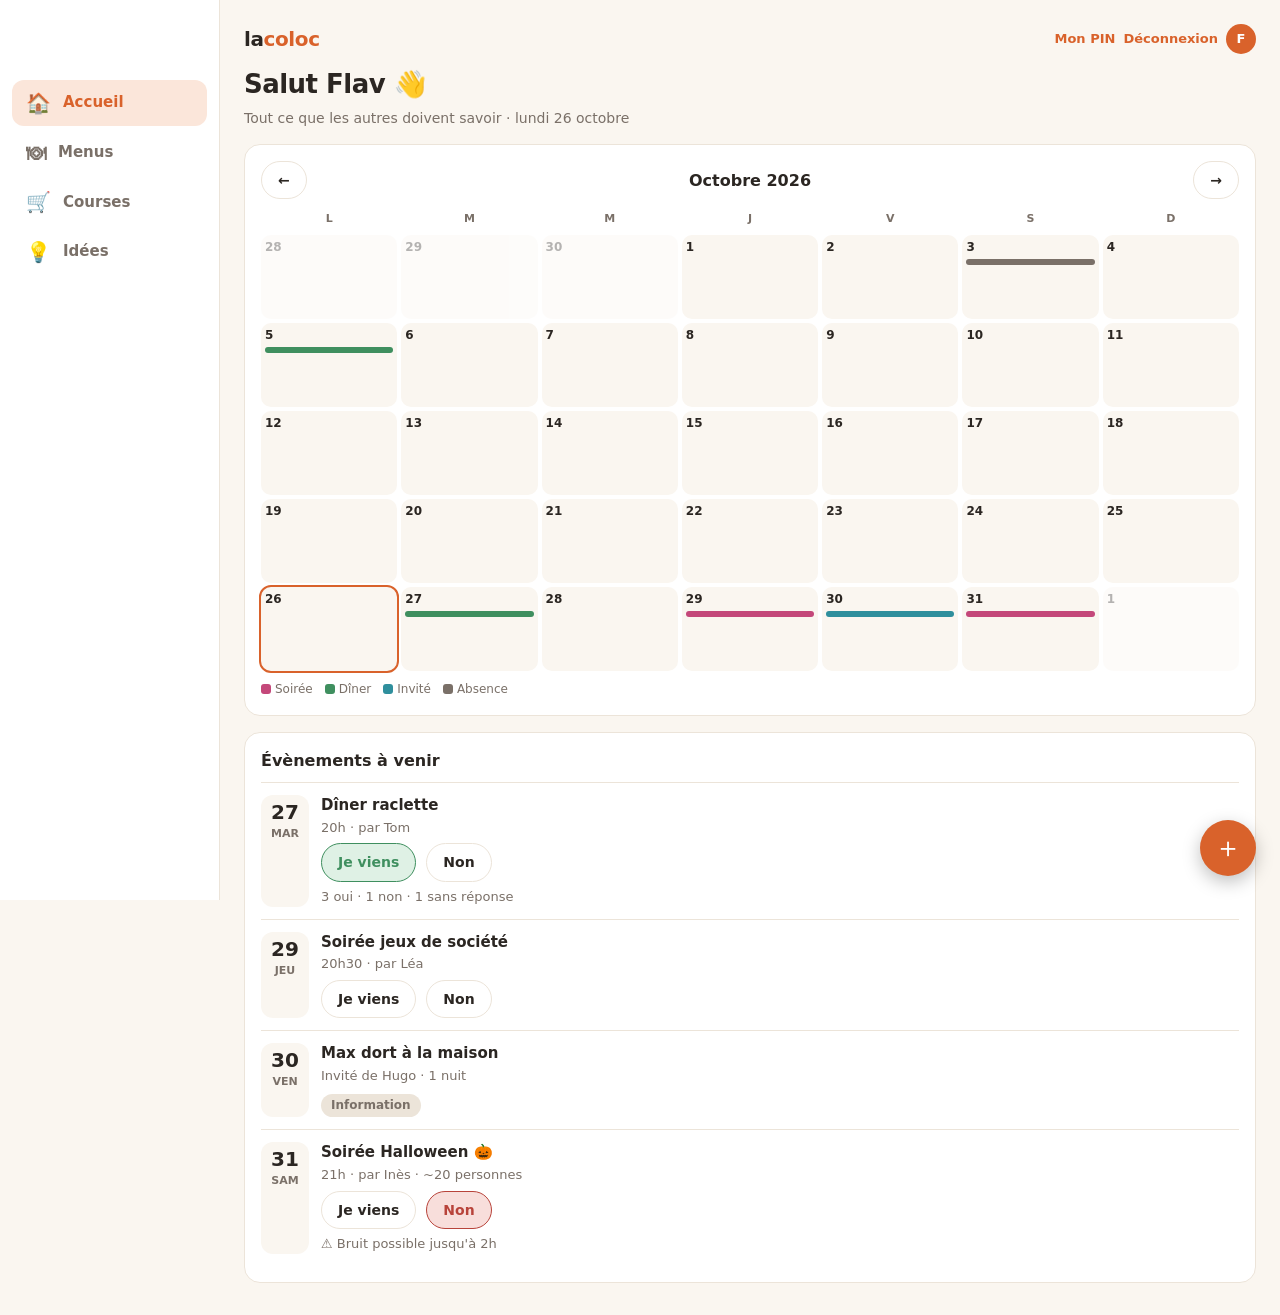
<file: mockup/index.html>
<!doctype html>
<html lang="fr">
<head>
<meta charset="utf-8">
<meta name="viewport" content="width=device-width, initial-scale=1">
<title>Coloc – maquette</title>
<link rel="stylesheet" href="styles.css">
</head>
<body>
<div class="app">

<header class="top">
  <div class="brand">la<span>coloc</span></div>
  <div class="me"><a class="link" href="#pin">Mon PIN</a><a class="link" href="#login">Déconnexion</a><span class="av c-flav">F</span></div>
</header>

<main>

<!-- ============ CONNEXION ============ -->
<section class="view" id="v-login">
  <div class="auth">
    <div class="brand" style="font-size:28px;text-align:center">la<span>coloc</span></div>
    <p class="sub" style="text-align:center;margin-top:6px">Qui es-tu ?</p>
    <div class="who">
      <button class="who-btn sel"><span class="av lg c-flav">F</span>Flav</button>
      <button class="who-btn"><span class="av lg c-lea">L</span>Léa</button>
      <button class="who-btn"><span class="av lg c-hugo">H</span>Hugo</button>
      <button class="who-btn"><span class="av lg c-ines">I</span>Inès</button>
      <button class="who-btn"><span class="av lg c-tom">T</span>Tom</button>
    </div>
    <label class="field">Ton PIN<input type="password" inputmode="numeric" placeholder="••••" maxlength="6"></label>
    <p class="muted" style="margin-top:8px">Trop d'erreurs : accès bloqué 15 minutes.</p>
    <a class="btn primary block" href="#pin">Se connecter</a>
  </div>
</section>

<!-- ============ CHOISIR / CHANGER SON PIN ============ -->
<section class="view" id="v-pin">
  <div class="auth">
    <h1 style="text-align:center">Choisis ton PIN 🔐</h1>
    <p class="sub" style="text-align:center">C'est ta première connexion : remplace le PIN temporaire par le tien (4 à 6 chiffres).</p>
    <label class="field">PIN temporaire<input type="password" inputmode="numeric" maxlength="6" placeholder="••••"></label>
    <label class="field">Nouveau PIN<input type="password" inputmode="numeric" maxlength="6" placeholder="••••"></label>
    <label class="field">Confirmer le nouveau PIN<input type="password" inputmode="numeric" maxlength="6" placeholder="••••"></label>
    <a class="btn primary block" href="#home">Valider</a>
  </div>
</section>

<!-- ============ ACCUEIL (calendrier + évènements) ============ -->
<section class="view" id="v-home">
  <h1>Salut Flav 👋</h1>
  <p class="sub">Tout ce que les autres doivent savoir · lundi 26 octobre</p>

  <div class="grid">
    <div class="card">
      <div class="cal-head"><button class="btn">←</button><h2>octobre 2026</h2><button class="btn">→</button></div>
      <div class="cal-grid" id="cal"></div>
      <div class="legend">
        <span><i style="background:var(--c-ines)"></i>Soirée</span>
        <span><i style="background:var(--ok)"></i>Dîner</span>
        <span><i style="background:var(--c-hugo)"></i>Invité</span>
        <span><i style="background:var(--muted)"></i>Absence</span>
      </div>
    </div>

    <div class="card">
      <h2>Évènements à venir</h2>
      <div class="ev">
        <div class="date-badge"><b>27</b><small>mar</small></div>
        <div class="grow"><h3>Dîner raclette</h3><div class="ev-meta">20h · par Tom</div>
          <div class="row wrap"><button class="btn ok on" data-rsvp>Je viens</button><button class="btn no" data-rsvp>Non</button></div>
          <div class="muted" style="margin-top:6px">3 oui · 1 non · 1 sans réponse</div></div>
      </div>
      <div class="ev">
        <div class="date-badge"><b>29</b><small>jeu</small></div>
        <div class="grow"><h3>Soirée jeux de société</h3><div class="ev-meta">20h30 · par Léa</div>
          <div class="row wrap"><button class="btn ok" data-rsvp>Je viens</button><button class="btn no" data-rsvp>Non</button></div></div>
      </div>
      <div class="ev">
        <div class="date-badge"><b>30</b><small>ven</small></div>
        <div class="grow"><h3>Max dort à la maison</h3><div class="ev-meta">Invité de Hugo · 1 nuit</div><span class="chip grey">Information</span></div>
      </div>
      <div class="ev">
        <div class="date-badge"><b>31</b><small>sam</small></div>
        <div class="grow"><h3>Soirée Halloween 🎃</h3><div class="ev-meta">21h · par Inès · ~20 personnes</div>
          <div class="row wrap"><button class="btn ok" data-rsvp>Je viens</button><button class="btn no on" data-rsvp>Non</button></div>
          <div class="muted" style="margin-top:6px">⚠ Bruit possible jusqu'à 2h</div></div>
      </div>
    </div>
  </div>
</section>

<!-- ============ TÂCHES ============ -->
<section class="view" id="v-menus">
  <h1>Menus de la semaine</h1>
  <p class="sub">Dîners du 26 octobre au 1er novembre · le nombre = personnes présentes</p>

  <div class="grid two">
    <div class="card">
      <h2>Cette semaine</h2>
      <div class="meal"><div class="date-badge"><b>26</b><small>Lun</small></div>
        <div class="grow"><h3>Pâtes pesto</h3><div class="muted">Cuisine : <span class="av sm c-tom">T</span> Tom</div></div>
        <span class="chip ok">4 🍽</span></div>
      <div class="meal"><div class="date-badge"><b>27</b><small>Mar</small></div>
        <div class="grow"><h3>Raclette</h3><div class="muted">Cuisine : <span class="av sm c-tom">T</span> Tom</div></div>
        <span class="chip ok">4 🍽</span></div>
      <div class="meal"><div class="date-badge"><b>28</b><small>Mer</small></div>
        <div class="grow"><h3>Curry de pois chiches</h3><div class="muted">Cuisine : <span class="av sm c-lea">L</span> Léa</div></div>
        <span class="chip ok">5 🍽</span></div>
      <div class="meal"><div class="date-badge"><b>29</b><small>Jeu</small></div>
        <div class="grow"><h3>Soirée jeux : pizzas maison</h3><div class="muted">Cuisine : <span class="av sm c-lea">L</span> Léa</div></div>
        <span class="chip ok">5 🍽</span></div>
      <div class="meal"><div class="date-badge"><b>30</b><small>Ven</small></div>
        <div class="grow"><h3>Tacos</h3><div class="muted">Cuisine : <span class="av sm c-hugo">H</span> Hugo</div></div>
        <span class="chip ok">4 🍽</span></div>
      <div class="meal"><div class="date-badge"><b>31</b><small>Sam</small></div>
        <div class="grow"><h3>Buffet Halloween 🎃</h3><div class="muted">Cuisine : <span class="av sm c-ines">I</span> Inès</div></div>
        <span class="chip ok">5 🍽</span></div>
      <div class="meal"><div class="date-badge"><b>1</b><small>Dim</small></div>
        <div class="grow"><h3>Restes / chacun pour soi</h3><div class="muted">Cuisine : <span class="muted">Personne</span></div></div>
        <span class="chip ok">3 🍽</span></div>
    </div>

    <div class="card">
      <h2>Proposer un menu</h2>
      <div class="field"><select><option>Mardi 27</option><option>Mercredi 28</option><option>Jeudi 29</option></select></div>
      <div class="add-row" style="margin-top:10px"><input placeholder="Plat prévu…"><button class="btn primary">Ajouter</button></div>
      <p class="muted">Le cuisinier s'inscrit sur un soir, les autres indiquent s'ils mangent.</p>
      <h2 style="margin-top:20px">Je mange ce soir ?</h2>
      <div class="row"><button class="btn ok on" data-rsvp>Oui</button><button class="btn no" data-rsvp>Non</button></div>
    </div>
  </div>
</section>

<!-- ============ COURSES ============ -->
<section class="view" id="v-courses">
  <h1>Liste de courses</h1>
  <p class="sub">Tout le monde peut ajouter ce qu'il manque</p>

  <div class="card">
    <div class="add-row">
      <input placeholder="Ajouter un article…">
      <button class="btn primary">Ajouter</button>
    </div>

    <div class="cat">Frais</div>
    <div class="item"><button class="check"></button><div class="grow"><span class="label">Lait</span></div><span class="av sm c-lea">L</span></div>
    <div class="item"><button class="check"></button><div class="grow"><span class="label">Fromage à raclette</span> <span class="chip grey">x2</span></div><span class="av sm c-tom">T</span></div>

    <div class="cat">Épicerie</div>
    <div class="item"><button class="check"></button><div class="grow"><span class="label">Pâtes</span></div><span class="av sm c-flav">F</span></div>
    <div class="item"><button class="check on">✓</button><div class="grow"><span class="label done-text">Riz</span></div><span class="av sm c-hugo">H</span></div>

    <div class="cat">Maison</div>
    <div class="item"><button class="check"></button><div class="grow"><span class="label">Papier toilette</span></div><span class="av sm c-hugo">H</span></div>
    <div class="item"><button class="check"></button><div class="grow"><span class="label">Liquide vaisselle</span></div><span class="av sm c-ines">I</span></div>
    <div class="item"><button class="check"></button><div class="grow"><span class="label">Sacs poubelle</span></div><span class="av sm c-ines">I</span></div>

    <div class="row between" style="margin-top:16px">
      <span class="muted">1 article coché</span>
      <button class="btn">Vider les articles cochés</button>
    </div>
  </div>
</section>

<!-- ============ IDÉES ============ -->
<section class="view" id="v-idees">
  <h1>Idées & activités</h1>
  <p class="sub">Propose, les autres votent</p>

  <div class="card">
    <div class="add-row">
      <input placeholder="Une idée de soirée, sortie, projet…">
      <select><option>Soirée</option><option>Sortie</option><option>Autre</option></select>
      <button class="btn primary">Proposer</button>
    </div>
    <div class="idea"><button class="vote on"><b>4</b><small>votes</small></button><div class="grow"><b>Weekend raclette</b><div class="muted">Tom · tous les 5 intéressés ?</div></div><span class="chip">Soirée</span></div>
    <div class="idea"><button class="vote"><b>3</b><small>votes</small></button><div class="grow"><b>Soirée ciné projecteur</b><div class="muted">Léa</div></div><span class="chip">Soirée</span></div>
    <div class="idea"><button class="vote"><b>2</b><small>votes</small></button><div class="grow"><b>Escape game en équipe</b><div class="muted">Hugo</div></div><span class="chip grey">Sortie</span></div>
    <div class="idea"><button class="vote"><b>1</b><small>vote</small></button><div class="grow"><b>Pendaison de crémaillère d'hiver</b><div class="muted">Inès</div></div><span class="chip">Soirée</span></div>
  </div>
</section>

</main>

<button class="fab" id="fab" data-open aria-label="Ajouter un évènement">＋</button>

<nav class="tabs">
  <a href="#home" data-v="home"><span class="ico">🏠</span>Accueil</a>
  <a href="#menus" data-v="menus"><span class="ico">🍽</span>Menus</a>
  <a href="#courses" data-v="courses"><span class="ico">🛒</span>Courses</a>
  <a href="#idees" data-v="idees"><span class="ico">💡</span>Idées</a>
</nav>

<!-- Ajout d'évènement -->
<div class="modal-bg" id="modal">
  <div class="modal">
    <h2>Nouvel évènement</h2>
    <div class="type-pick">
      <button class="btn sel">🎉 Soirée</button>
      <button class="btn">🍽 Dîner</button>
      <button class="btn">🧳 Invité</button>
      <button class="btn">🚪 Absence</button>
      <button class="btn">📝 Autre</button>
    </div>
    <label class="field">Titre<input placeholder="Ex : Soirée jeux, Max dort à la maison…"></label>
    <div class="row" style="gap:8px">
      <label class="field grow">Date<input type="date" value="2026-10-29"></label>
      <label class="field grow">Heure<input type="time" value="20:30"></label>
    </div>
    <label class="field">Détail pour les autres (bruit, nombre d'invités…)<input placeholder="Optionnel"></label>
    <div class="row between" style="margin-top:18px">
      <button class="btn" data-close>Annuler</button>
      <button class="btn primary" data-close>Publier</button>
    </div>
  </div>
</div>

</div>
<script src="mockup.js"></script>
</body>
</html>
</file>
<file: mockup/styles.css>
:root {
  --bg: #faf6f0;
  --surface: #ffffff;
  --ink: #2b2622;
  --muted: #7a7068;
  --line: #ece4d9;
  --accent: #d9622b;
  --accent-soft: #fbe6da;
  --ok: #3f8f5f;
  --ok-soft: #dff1e5;
  --no: #b8433a;
  --no-soft: #f8dedb;
  --radius: 16px;
  --c-flav: #d9622b;
  --c-lea: #7a5cc4;
  --c-hugo: #2f8f9d;
  --c-ines: #c4487a;
  --c-tom: #5a8f2f;
  --nav-h: 64px;
}
@media (prefers-color-scheme: dark) {
  :root {
    --bg: #1b1815;
    --surface: #27221e;
    --ink: #f3ece4;
    --muted: #a39789;
    --line: #3a332d;
    --accent: #ee8250;
    --accent-soft: #43271a;
    --ok: #6cc28b;
    --ok-soft: #1f3a29;
    --no: #e8776d;
    --no-soft: #432421;
  }
}
* { box-sizing: border-box; margin: 0; }
body {
  font-family: "Inter", system-ui, -apple-system, "Segoe UI", sans-serif;
  background: var(--bg);
  color: var(--ink);
  line-height: 1.45;
  padding-bottom: calc(var(--nav-h) + 16px);
}
button, input, select { font: inherit; color: inherit; }
button { cursor: pointer; }

/* Layout */
.app { max-width: 1100px; margin: 0 auto; }
header.top {
  display: flex; align-items: center; justify-content: space-between;
  padding: 16px; position: sticky; top: 0; background: var(--bg); z-index: 5;
}
.brand { font-weight: 800; font-size: 20px; letter-spacing: -.02em; }
.brand span { color: var(--accent); }
.me { display: flex; align-items: center; gap: 8px; font-size: 14px; color: var(--muted); }
main { padding: 0 16px 16px; }
.view { display: none; }
.view.active { display: block; }
h1 { font-size: 26px; letter-spacing: -.02em; margin: 4px 0 4px; }
h2 { font-size: 16px; margin-bottom: 10px; }
.sub { color: var(--muted); font-size: 14px; margin-bottom: 16px; }
.grid { display: grid; gap: 16px; }
.card {
  background: var(--surface); border: 1px solid var(--line);
  border-radius: var(--radius); padding: 16px;
}
.card-head { display: flex; justify-content: space-between; align-items: baseline; margin-bottom: 10px; }
.card-head h2 { margin: 0; }
.link { color: var(--accent); font-size: 14px; font-weight: 600; background: none; border: 0; text-decoration: none; }

/* Nav */
nav.tabs {
  position: fixed; bottom: 0; left: 0; right: 0; height: var(--nav-h);
  background: var(--surface); border-top: 1px solid var(--line);
  display: flex; z-index: 10;
}
nav.tabs a {
  flex: 1; display: flex; flex-direction: column; align-items: center; justify-content: center;
  gap: 2px; text-decoration: none; color: var(--muted); font-size: 11px; font-weight: 600;
}
nav.tabs a .ico { font-size: 20px; line-height: 1; }
nav.tabs a.active { color: var(--accent); }

/* Avatars */
.av {
  width: 30px; height: 30px; border-radius: 50%; display: inline-grid; place-items: center;
  color: #fff; font-weight: 700; font-size: 13px; flex: none;
}
.av.sm { width: 24px; height: 24px; font-size: 11px; }
.av.lg { width: 40px; height: 40px; font-size: 16px; }
.c-flav { background: var(--c-flav); } .c-lea { background: var(--c-lea); }
.c-hugo { background: var(--c-hugo); } .c-ines { background: var(--c-ines); } .c-tom { background: var(--c-tom); }
.stack { display: flex; }
.stack .av { margin-left: -8px; border: 2px solid var(--surface); }
.stack .av:first-child { margin-left: 0; }

/* Chips & buttons */
.chip {
  display: inline-block; font-size: 12px; font-weight: 600; padding: 3px 10px;
  border-radius: 999px; background: var(--accent-soft); color: var(--accent);
}
.chip.ok { background: var(--ok-soft); color: var(--ok); }
.chip.no { background: var(--no-soft); color: var(--no); }
.chip.grey { background: var(--line); color: var(--muted); }
.btn {
  border: 1px solid var(--line); background: var(--surface); border-radius: 999px;
  padding: 8px 16px; font-weight: 600; font-size: 14px;
}
.btn.primary { background: var(--accent); border-color: var(--accent); color: #fff; }
.btn.ok.on { background: var(--ok-soft); border-color: var(--ok); color: var(--ok); }
.btn.no.on { background: var(--no-soft); border-color: var(--no); color: var(--no); }
.row { display: flex; align-items: center; gap: 10px; }
.row.between { justify-content: space-between; }
.wrap { flex-wrap: wrap; }
.grow { flex: 1; min-width: 0; }
.muted { color: var(--muted); font-size: 13px; }

/* Dîner */
.dinner-people { display: grid; grid-template-columns: repeat(5, 1fr); gap: 6px; margin: 12px 0; text-align: center; font-size: 12px; }
.dinner-people .p { display: flex; flex-direction: column; align-items: center; gap: 4px; }
.dinner-people .p.out { opacity: .35; }
.dinner-people .p.maybe .av { outline: 2px dashed var(--muted); outline-offset: 2px; }

/* Event list */
.ev { display: flex; gap: 12px; padding: 12px 0; border-top: 1px solid var(--line); }
.ev:first-child { border-top: 0; padding-top: 0; }
.date-badge {
  width: 48px; flex: none; text-align: center; background: var(--bg);
  border-radius: 12px; padding: 6px 0; line-height: 1.1;
}
.date-badge b { display: block; font-size: 20px; }
.date-badge small { font-size: 11px; text-transform: uppercase; color: var(--muted); font-weight: 600; }
.ev h3 { font-size: 15px; }
.ev-meta { font-size: 13px; color: var(--muted); margin: 2px 0 6px; }

/* Calendar */
.cal-head { display: flex; align-items: center; justify-content: space-between; margin-bottom: 8px; }
.cal-head h2 { margin: 0; text-transform: capitalize; }
.cal-grid { display: grid; grid-template-columns: repeat(7, 1fr); gap: 4px; }
.cal-dow { text-align: center; font-size: 11px; color: var(--muted); font-weight: 600; padding: 4px 0; }
.cal-day {
  min-height: 56px; border-radius: 10px; padding: 4px; font-size: 12px;
  background: var(--bg); display: flex; flex-direction: column; gap: 2px; overflow: hidden;
}
.cal-day.off { opacity: .35; }
.cal-day.today { outline: 2px solid var(--accent); }
.cal-day .n { font-weight: 700; }
.dot { height: 6px; border-radius: 3px; background: var(--accent); }
.dot.dinner { background: var(--ok); } .dot.guest { background: var(--c-hugo); }
.dot.away { background: var(--muted); } .dot.party { background: var(--c-ines); }
.legend { display: flex; flex-wrap: wrap; gap: 12px; font-size: 12px; color: var(--muted); margin-top: 10px; }
.legend i { display: inline-block; width: 10px; height: 10px; border-radius: 3px; margin-right: 4px; vertical-align: -1px; }

/* Tasks */
.task { display: flex; align-items: center; gap: 12px; padding: 10px 0; border-top: 1px solid var(--line); }
.task:first-of-type { border-top: 0; }
.check {
  width: 24px; height: 24px; border-radius: 8px; border: 2px solid var(--line);
  background: var(--surface); display: grid; place-items: center; flex: none; padding: 0; color: #fff;
}
.check.on { background: var(--ok); border-color: var(--ok); }
.done-text { text-decoration: line-through; color: var(--muted); }
.progress { height: 8px; background: var(--line); border-radius: 99px; overflow: hidden; margin-top: 6px; }
.progress i { display: block; height: 100%; background: var(--ok); }

/* Courses & idées */
.add-row { display: flex; gap: 8px; margin-bottom: 12px; }
.add-row input, .field input, .field select {
  flex: 1; min-width: 0; padding: 10px 14px; border: 1px solid var(--line);
  border-radius: 12px; background: var(--surface);
}
.cat { font-size: 12px; text-transform: uppercase; letter-spacing: .06em; color: var(--muted); font-weight: 700; margin: 14px 0 4px; }
.item { display: flex; align-items: center; gap: 12px; padding: 8px 0; }
.idea { display: flex; gap: 12px; align-items: center; padding: 12px 0; border-top: 1px solid var(--line); }
.idea:first-of-type { border-top: 0; }
.vote {
  display: flex; flex-direction: column; align-items: center; min-width: 48px; padding: 6px 8px;
  border: 1px solid var(--line); border-radius: 12px; background: var(--surface); font-weight: 700;
}
.vote.on { background: var(--accent-soft); border-color: var(--accent); color: var(--accent); }
.vote small { font-weight: 500; font-size: 10px; color: var(--muted); }

/* Modal (ajout d'événement) */
.fab {
  position: fixed; right: 16px; bottom: calc(var(--nav-h) + 16px); width: 56px; height: 56px;
  border-radius: 50%; border: 0; background: var(--accent); color: #fff; font-size: 28px;
  box-shadow: 0 6px 18px rgba(0,0,0,.25); z-index: 9;
}
.modal-bg { position: fixed; inset: 0; background: rgba(0,0,0,.45); display: none; align-items: flex-end; justify-content: center; z-index: 20; }
.modal-bg.open { display: flex; }
.modal { background: var(--surface); width: 100%; max-width: 520px; border-radius: 24px 24px 0 0; padding: 20px 16px 24px; }
.modal h2 { font-size: 20px; }
.field { display: flex; flex-direction: column; gap: 6px; margin-top: 12px; font-size: 13px; color: var(--muted); font-weight: 600; }
.type-pick { display: flex; flex-wrap: wrap; gap: 8px; margin-top: 8px; }
.type-pick button.sel { background: var(--accent-soft); border-color: var(--accent); color: var(--accent); }

/* Desktop */
@media (min-width: 800px) {
  body { padding-bottom: 0; padding-left: 220px; }
  nav.tabs {
    top: 0; bottom: 0; right: auto; width: 220px; height: auto; flex-direction: column;
    justify-content: flex-start; padding: 80px 12px 12px; border-top: 0; border-right: 1px solid var(--line); gap: 4px;
  }
  nav.tabs a { flex: none; flex-direction: row; justify-content: flex-start; gap: 12px; padding: 12px 14px; border-radius: 12px; font-size: 15px; }
  nav.tabs a.active { background: var(--accent-soft); }
  header.top { position: static; padding: 24px 24px 8px; }
  main { padding: 0 24px 32px; }
  .home-grid { grid-template-columns: 1.2fr 1fr; align-items: start; }
  .two { grid-template-columns: 1.6fr 1fr; align-items: start; }
  .cal-day { min-height: 84px; }
  .fab { bottom: 24px; right: 24px; }
  .modal-bg { align-items: center; }
  .modal { border-radius: 24px; }
}

.meal { display: flex; align-items: center; gap: 12px; padding: 12px 0; border-top: 1px solid var(--line); }
.meal:first-of-type { border-top: 0; }
.meal h3 { font-size: 15px; }

/* Connexion */
.auth { max-width: 380px; margin: 8vh auto 0; display: flex; flex-direction: column; gap: 4px; }
.who { display: grid; grid-template-columns: repeat(5, 1fr); gap: 6px; margin: 12px 0; }
.who-btn { display: flex; flex-direction: column; align-items: center; gap: 6px; padding: 10px 2px; border: 2px solid transparent; border-radius: 14px; background: var(--surface); font-size: 12px; font-weight: 600; }
.who-btn.sel { border-color: var(--accent); background: var(--accent-soft); }
.btn.block { display: block; text-align: center; text-decoration: none; margin-top: 16px; padding: 12px; }
.bare nav.tabs, .bare header.top, .bare .fab { display: none !important; }
.bare { padding-left: 0; padding-bottom: 16px; }
.me .link { font-size: 13px; }
</file>
